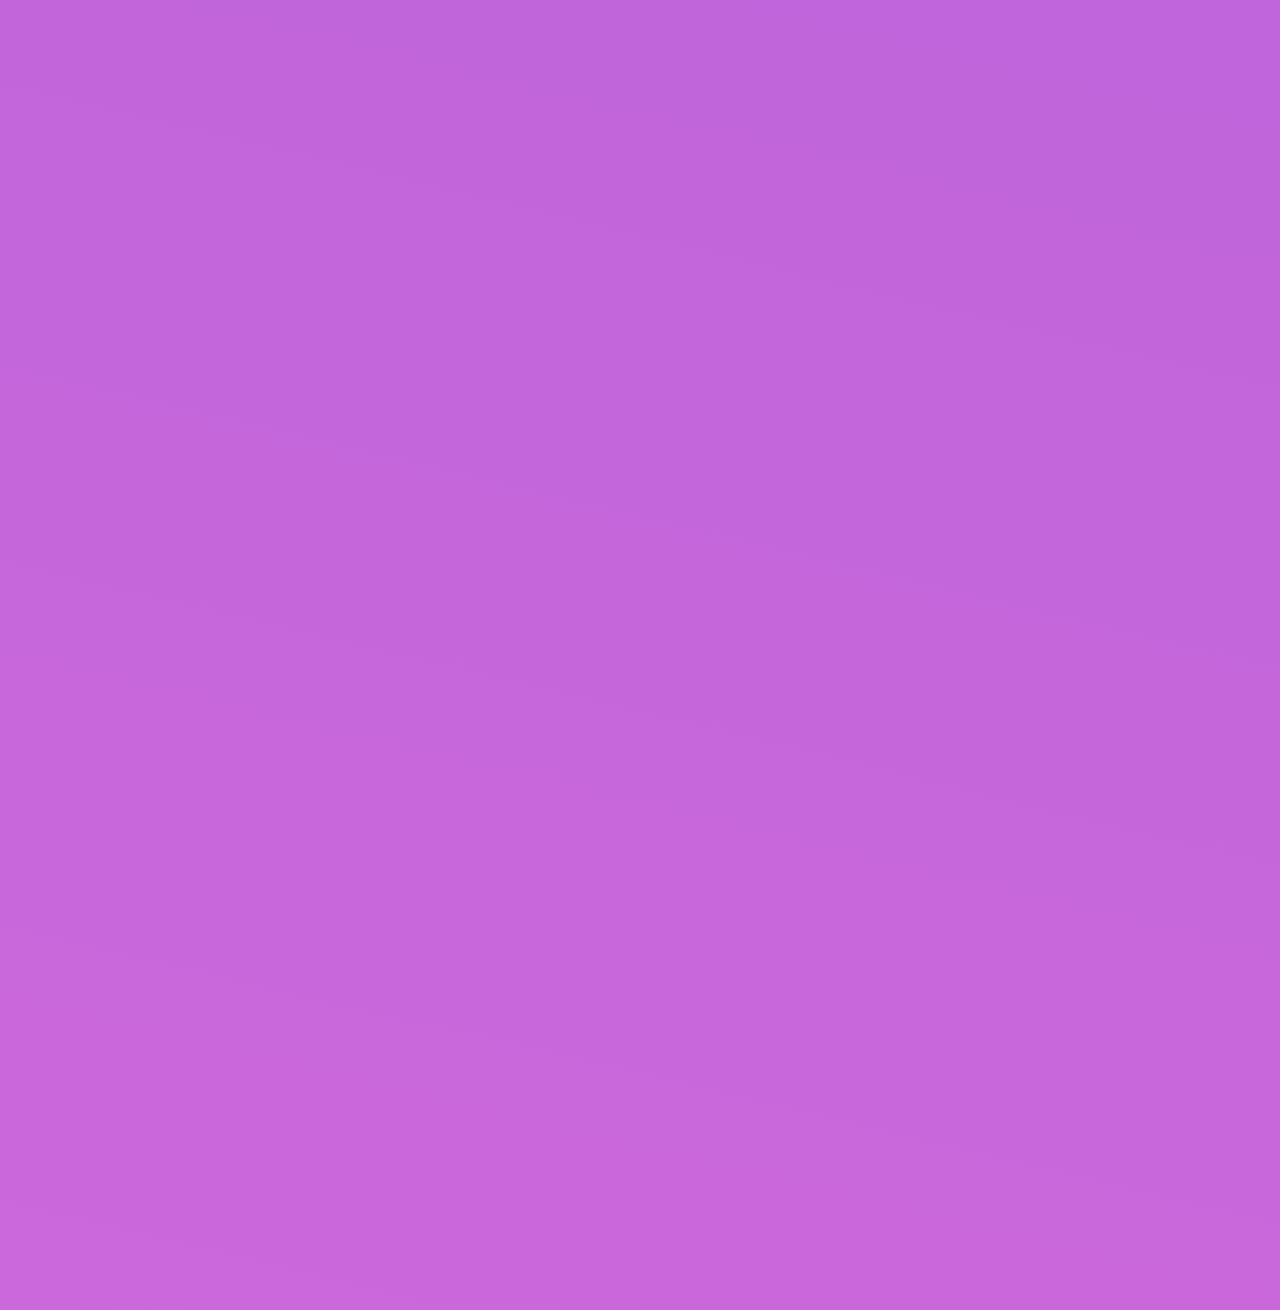
<file: index.html>
<!DOCTYPE html>
<html lang="en">
<head>
    <meta charset="UTF-8">
    <meta name="viewport" content="width=device-width, initial-scale=1.0">
    <title>Restaurant</title>
    <link href='https://fonts.googleapis.com/css?family=Shrikhand' rel='stylesheet'>
    <link rel="preconnect" href="https://fonts.googleapis.com">
    <link rel="preconnect" href="https://fonts.gstatic.com" crossorigin>
    <link href="https://fonts.googleapis.com/css2?family=Raleway:wght@400;500;700&display=swap" rel="stylesheet">
    <link rel="stylesheet" href="https://cdnjs.cloudflare.com/ajax/libs/font-awesome/6.2.1/css/all.min.css"
        integrity="sha512-MV7K8+y+gLIBoVD59lQIYicR65iaqukzvf/nwasF0nqhPay5w/9lJmVM2hMDcnK1OnMGCdVK+iQrJ7lzPJQd1w=="
        crossorigin="anonymous" referrerpolicy="no-referrer" />
    <link rel="stylesheet" href="/css/style.css">
</head>
<body>
    
    <div class="loader"></div>
    <div class="main-container">
        <header>
            <nav>
                <div class="head-page">
                    <img src="/images/ohmyfood.png" alt="">
                </div>
            </nav>
            
            <div class="headl">
                
                <p><i class="fa-solid fa-location-dot"></i> &nbsp &nbsp Paris, Belleville</p>
            </div>
            <div class="explorer">
                <div class="inexp">
                    <h3>Réservez le menu qui vous convient</h3>
                    <p>Découvrez des resturants d'exception, sélectionnés par nos soins.</p>
                    <button>Explorer nos restaurants</button>
                </div>
            </div>
        </header>

        <div class="fonctionnement">
            <div class="headertxtdiv">                
                <h2>Fonctionnement</h2>
            </div>
            
            <div class="infonctionnement">
                <div class="as">
                    <div class="circle">
                        <p class="pcircles">1</p>
                    </div>
                    <i class="fa-solid fa-mobile"></i>
                    <p>Choisissez un restaurant</p>
                </div>
                <div class="co">
                    <div class="circle">
                        <p class="pcircles">2</p>
                    </div>
                    <i class="fa-solid fa-list"></i>
                    <p>Composez votre menu</p>
                </div>
                <div class="de">
                    <div class="circle">
                        <p class="pcircles">3</p>
                    </div>
                    <i class="fa-solid fa-store"></i>
                    <p>Dégustez au restaurant</p>
                </div>
            </div>
        </div>

        <div class="restaurants">
            <div class="headertxtdiv">
                <h2>Restaurants</h2>
            
            </div>
            
            <div class="cards">
                
                
                    <article class="card">
                        <div class="nouveau">
                            <p>Nouveau</p>
                        </div>
                        <a href="/menu/la-platte-du-goût.html">
                            <img src="/images/jay-wennington-N_Y88TWmGwA-unsplash.jpg" alt=""></a>
                            <div class="card-content">
                                <div class="card-txt">
                                    <h3>La platte du goût</h3>
                                    <p>Ménilmontant</p>
                                </div>
                                <div class="cardheart">
                                    <input type="checkbox" id="heart1" class="heart-toggle">
                                    <label for="heart1">
                                        <i class="fa-regular fa-heart"></i>
                                        <i class="fa-solid fa-heart solid-heart"></i>
                                    </label>
                                </div>
                            </div>
                        
                    </article>
                

                
                    <article class="card">
                        <div class="nouveau">
                            <p>Nouveau</p>
                        </div>
                        <a href="/menu/la-note-enchantée.html">
                            <img src="/images/stil-u2Lp8tXIcjw-unsplash.jpg " alt=""></a>
                            <div class="card-content">
                                <div class="card-txt">
                                    <h3>La note enchantée</h3>
                                    <p>Charonne</p>
                                </div>
                                <div class="cardheart">
                                    <input type="checkbox" id="heart2" class="heart-toggle">
                                    <label for="heart1">
                                        <i class="fa-regular fa-heart"></i>
                                        <i class="fa-solid fa-heart solid-heart"></i>
                                    </label>
                                </div>
                            </div>
                        
                    </article>
                

                
                    <article class="card">
                        <a href="/menu/à-la-francaise.html">
                            <img src="/images/toa-heftiba-DQKerTsQwi0-unsplash.jpg" alt=""></a>
                            <div class="card-content">
                                <div class="card-txt">
                                    <h3>à la francaise</h3>
                                    <p>Cité Rouge</p>
                                </div>
                                <div class="cardheart">
                                    <input type="checkbox" id="heart3" class="heart-toggle">
                                    <label for="heart1">
                                        <i class="fa-regular fa-heart"></i>
                                        <i class="fa-solid fa-heart solid-heart"></i>
                                    </label>
                                </div>
                            </div>
                        
                    </article>
                

                
                    <article class="card">
                        <a href="/menu/le-délice-des-sens.html">
                            <img src="/images/louis-hansel-shotsoflouis-qNBGVyOCY8Q-unsplash.jpg" alt=""></a>
                            <div class="card-content">
                                <div class="card-txt">
                                    <h3>Le délice des sens</h3>
                                    <p>Foile-Méricourt</p>
                                </div>
                                <div class="cardheart">
                                    <input type="checkbox" id="heart4" class="heart-toggle">
                                    <label for="heart1">
                                        <i class="fa-regular fa-heart"></i>
                                        <i class="fa-solid fa-heart solid-heart"></i>
                                    </label>
                                </div>
                            </div>
                        
                    </article>
                


            </div>
        </div>
    </div>
    <footer class="footer">
        <div class="footer-logo">ohmyfood</div>
        <div class="footer-menu">
            <a href="#"><span class="icon"><i class="fa-solid fa-utensils"></i></span> Proposer un restaurant</a>
            <a href="#"><span class="icon"><i class="fa-solid fa-handshake-simple"></i></span> Devenir partenaire</a>
            <a href="#">Mentions légales</a>
            <a href="mailto:ohmyfood@gmail.com">Contact</a>
        </div>
    </footer>
</body>
</html>
</file>
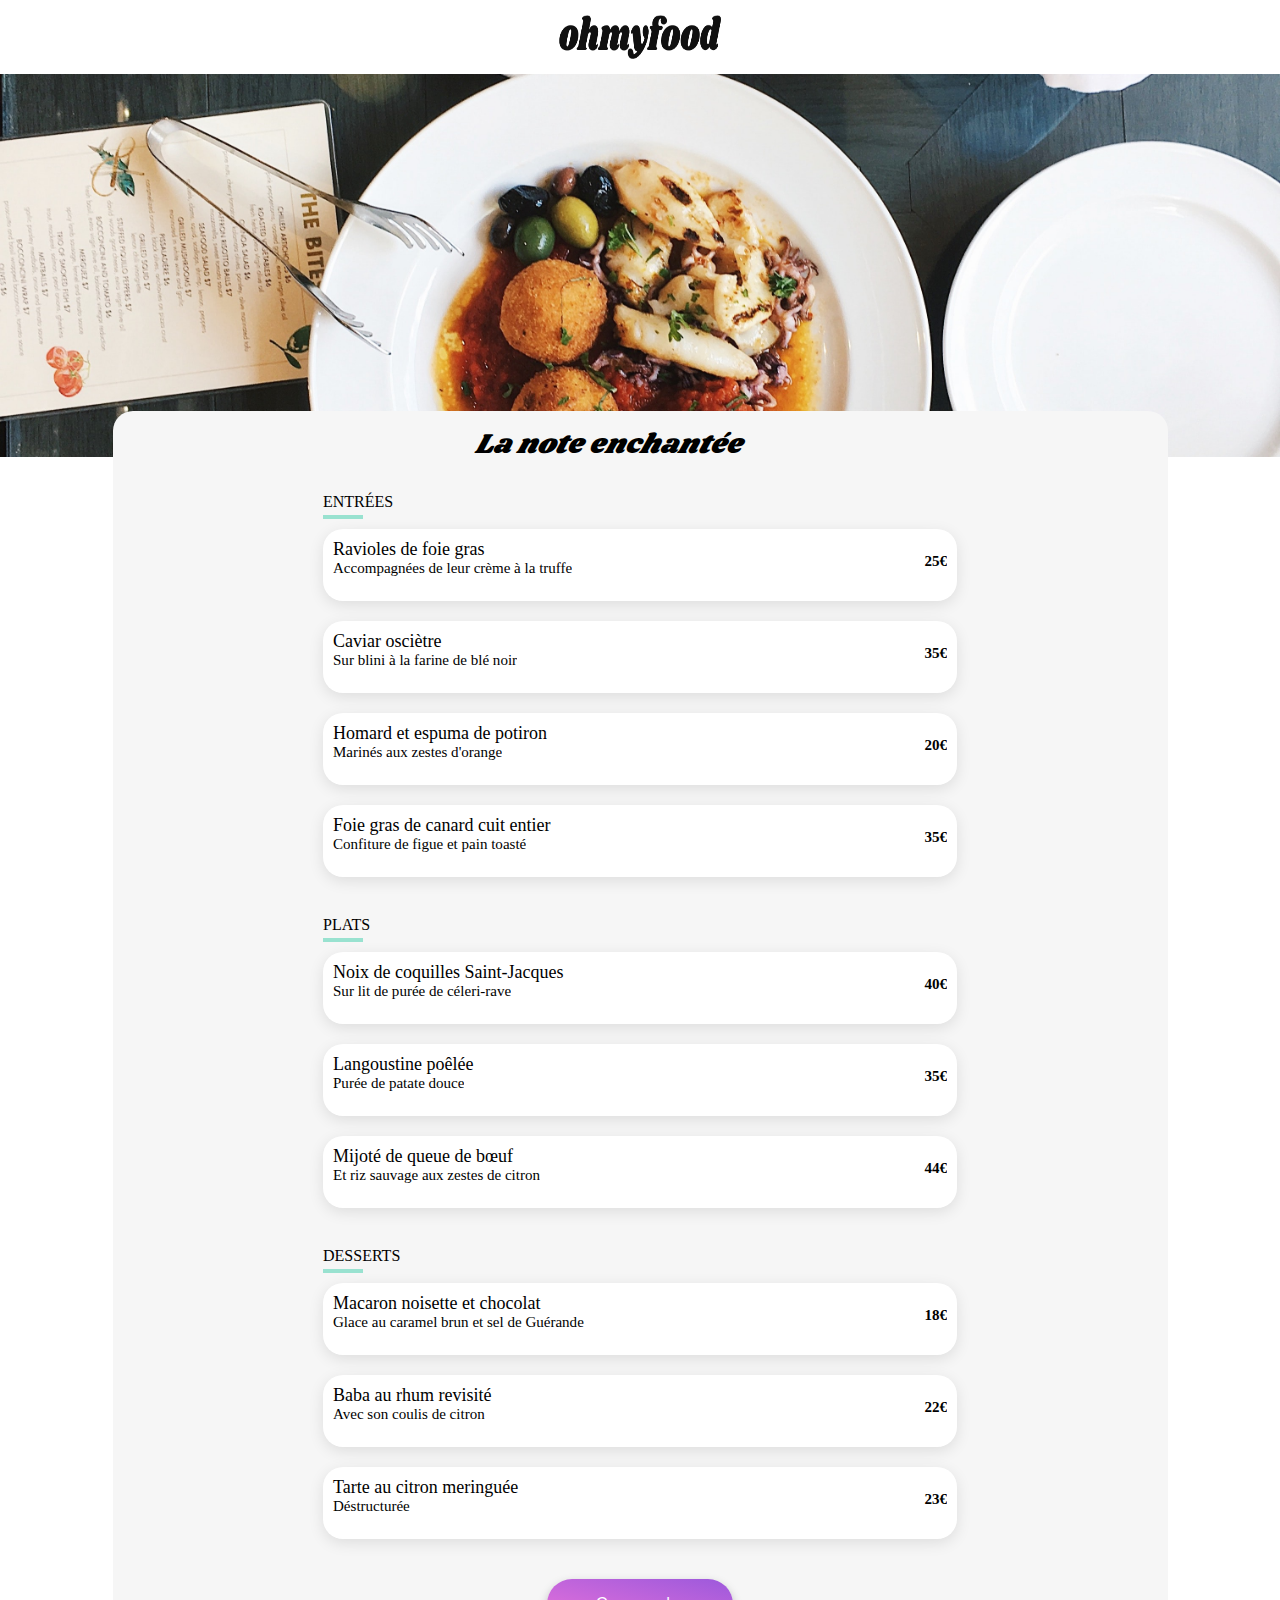
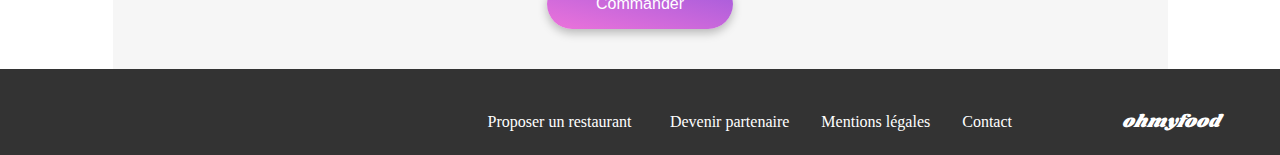
<file: menu/la-note-enchantée.html>
<!DOCTYPE html>
<html lang="en">
<head>
    <meta charset="UTF-8">
    <meta name="viewport" content="width=device-width, initial-scale=1.0">
    <title>Booki</title>
    <link href='https://fonts.googleapis.com/css?family=Shrikhand' rel='stylesheet'>

    <link rel="preconnect" href="https://fonts.googleapis.com">
    <link rel="preconnect" href="https://fonts.gstatic.com" crossorigin>
    <link href="https://fonts.googleapis.com/css2?family=Raleway:wght@400;500;700&display=swap" rel="stylesheet">
    <link rel="stylesheet" href="https://cdnjs.cloudflare.com/ajax/libs/font-awesome/6.2.1/css/all.min.css"
        integrity="sha512-MV7K8+y+gLIBoVD59lQIYicR65iaqukzvf/nwasF0nqhPay5w/9lJmVM2hMDcnK1OnMGCdVK+iQrJ7lzPJQd1w=="
        crossorigin="anonymous" referrerpolicy="no-referrer" />
    <link rel="stylesheet" href="/css/menu.css">
</head>
<body>
    <div class="main-container">
        <header>
            <nav>
                <div class="head-page">
                    <a href="../index.html"><i class="fas fa-arrow-left"></i></a>
                    <img src="/images/ohmyfood.png" alt="">
                </div>
            </nav>
        
            
        </header>

        <div class="menu">
            <div class="menu-headp">
                <img src="/images/stil-u2Lp8tXIcjw-unsplash.jpg" alt="">


                <div class="container">
                    <div class="inmenu">
                        <h3>La note enchantée</h3>
                        <div class="cardheart">
                            <input type="checkbox" id="heart1" class="heart-toggle">
                            <label for="heart1">
                                <i class="fa-regular fa-heart"></i>
                                <i class="fa-solid fa-heart solid-heart"></i>
                            </label>
                        </div>
                    </div>
                    
                    <div class="entrees">
                        <p class="leadm">Entrées</p>
                        <hr>

                        <div class="entreesin">
                            <h3>Ravioles de foie gras </h3>
                            <div class="description"><p>Accompagnées de leur crème à la truffe</p> <p class="prix">25€</p></div>
                            <div class="animation-hover-menu-item">
                                
                                <div class="icon-menu-item">
                                    <i class="fas fa-check"></i>
                                </div>
                            </div>
                        </div>

                        <div class="entreesin">
                            <h3>Caviar osciètre </h3>
                            <div class="description"><p>Sur blini à la farine de blé noir</p> <p class="prix">35€</p></div>
                            <div class="animation-hover-menu-item">
                                
                                <div class="icon-menu-item">
                                    <i class="fas fa-check"></i>
                                </div>
                            </div>
                            
                        </div>
                        <div class="entreesin">
                            <h3>Homard et espuma de potiron</h3>
                            <div class="description"><p>Marinés aux zestes d'orange</p> <p class="prix">20€</p></div>
                            <div class="animation-hover-menu-item">
                                
                                <div class="icon-menu-item">
                                    <i class="fas fa-check"></i>
                                </div>
                            </div>
                        </div>
                        <div class="entreesin">
                            <h3>Foie gras de canard cuit entier</h3>
                            <div class="description"><p>Confiture de figue et pain toasté</p> <p class="prix">35€</p></div>
                            <div class="animation-hover-menu-item">
                                
                                <div class="icon-menu-item">
                                    <i class="fas fa-check"></i>
                                </div>
                            </div>
                        </div>
                    </div>
                    <div class="plats">
                        <p class="leadm">PLATS</p>
                        <hr>
                        <div class="platsin">
                            <h3>Noix de coquilles Saint-Jacques</h3>
                            <div class="description"><p>Sur lit de purée de céleri-rave</p><p class="prix">40€</p></div>
                            <div class="animation-hover-menu-item">
                                
                                <div class="icon-menu-item">
                                    <i class="fas fa-check"></i>
                                </div>
                            </div>
                        </div>
                        <div class="platsin">
                            <h3>Langoustine poêlée</h3>
                            <div class="description"><p>Purée de patate douce</p><p class="prix">35€</p></div>
                            <div class="animation-hover-menu-item">
                                
                                <div class="icon-menu-item">
                                    <i class="fas fa-check"></i>
                                </div>
                            </div>
                        </div>
                        <div class="platsin">
                            <h3>Mijoté de queue de bœuf </h3>
                            <div class="description"><p>Et riz sauvage aux zestes de citron</p><p class="prix">44€</p></div>
                            <div class="animation-hover-menu-item">
                                
                                <div class="icon-menu-item">
                                    <i class="fas fa-check"></i>
                                </div>
                            </div>
                        </div>
                    </div>
                    <div class="desserts">
                        <p class="leadm">DESSERTS</p>
                        <hr>
                        <div class="dessertsin">
                            <h3>Macaron noisette et chocolat</h3> 
                            <div class="description"><p>Glace au caramel brun et sel de Guérande</p><p class="prix">18€</p></div>
                            <div class="animation-hover-menu-item">
                                
                                <div class="icon-menu-item">
                                    <i class="fas fa-check"></i>
                                </div>
                            </div>
                        </div>
                        <div class="dessertsin">
                            <h3>Baba au rhum revisité </h3>
                            <div class="description"><p>Avec son coulis de citron</p><p class="prix">22€</p></div>
                            <div class="animation-hover-menu-item">
                                
                                <div class="icon-menu-item">
                                    <i class="fas fa-check"></i>
                                </div>
                            </div>
                        </div>
                        <div class="dessertsin">
                            <h3>Tarte au citron meringuée </h3>
                            <div class="description"><p>Déstructurée</p><p class="prix">23€</p></div>
                            <div class="animation-hover-menu-item">
                                
                                <div class="icon-menu-item">
                                    <i class="fas fa-check"></i>
                                </div>
                            </div>
                        </div>
                    </div>
                    <button>Commander</button>
                </div>
                
            </div>
        </div>
    </div>
    <footer class="footer">
        <div class="footer-logo">ohmyfood</div>
        <div class="footer-menu">
            <a href="#"><span class="icon"><i class="fa-solid fa-utensils"></i></span> Proposer un restaurant</a>
            <a href="#"><span class="icon"><i class="fa-solid fa-handshake-simple"></i></span> Devenir partenaire</a>
            <a href="#">Mentions légales</a>
            <a href="mailto:ohmyfood@gmail.com">Contact</a>
        </div>
    </footer>
</body>
</html>
</file>
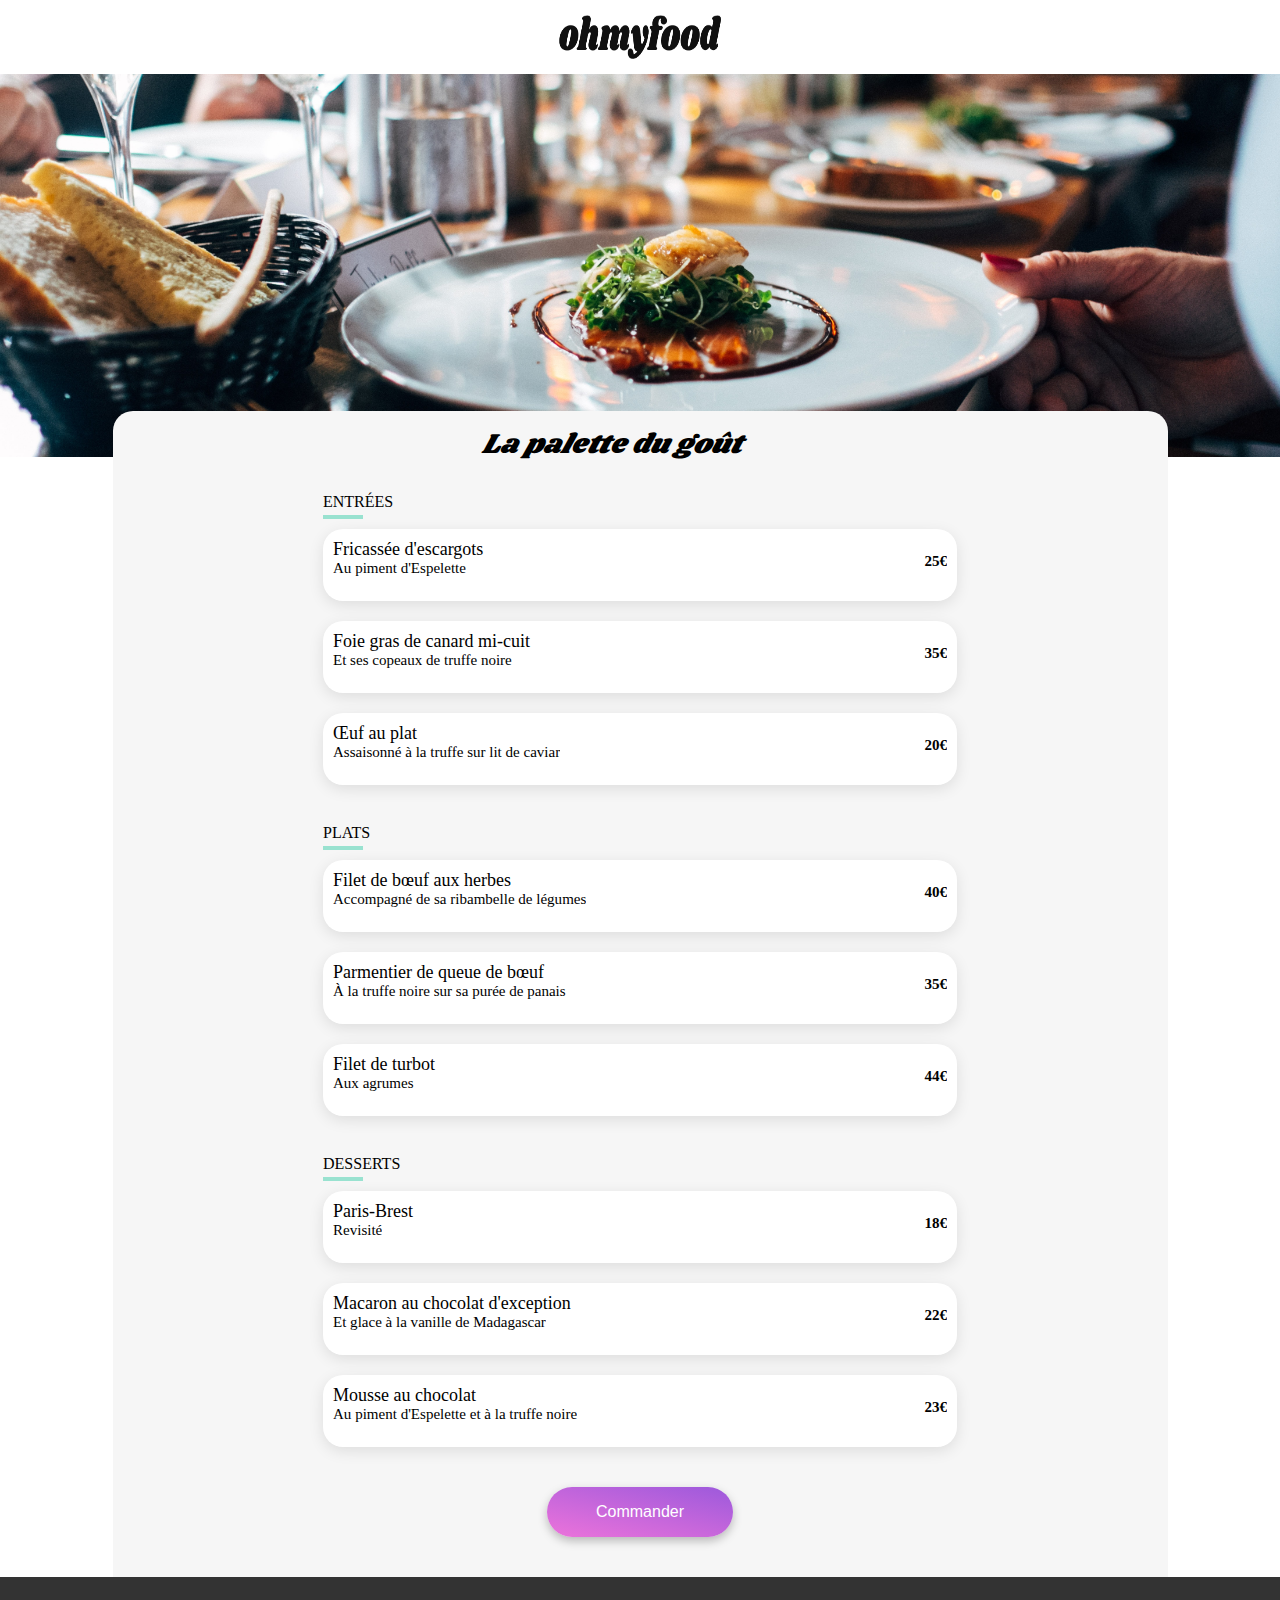
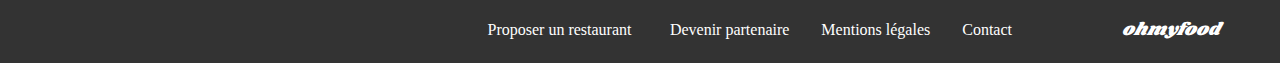
<file: menu/la-platte-du-goût.html>
<!DOCTYPE html>
<html lang="en">
<head>
    <meta charset="UTF-8">
    <meta name="viewport" content="width=device-width, initial-scale=1.0">
    <title>Booki</title>
    <link href='https://fonts.googleapis.com/css?family=Shrikhand' rel='stylesheet'>

    <link rel="preconnect" href="https://fonts.googleapis.com">
    <link rel="preconnect" href="https://fonts.gstatic.com" crossorigin>
    <link href="https://fonts.googleapis.com/css2?family=Raleway:wght@400;500;700&display=swap" rel="stylesheet">
    <link rel="stylesheet" href="https://cdnjs.cloudflare.com/ajax/libs/font-awesome/6.2.1/css/all.min.css"
        integrity="sha512-MV7K8+y+gLIBoVD59lQIYicR65iaqukzvf/nwasF0nqhPay5w/9lJmVM2hMDcnK1OnMGCdVK+iQrJ7lzPJQd1w=="
        crossorigin="anonymous" referrerpolicy="no-referrer" />
    <link rel="stylesheet" href="/css/menu.css">
</head>
<body>
    
    <div class="main-container">
        <header>
            <nav>
                <div class="head-page">
                    <a href="../index.html"><i class="fas fa-arrow-left"></i></a>
                    <img src="/images/ohmyfood.png" alt="">
                </div>
            </nav>
            
            
        </header>

        <div class="menu">
            <div class="menu-headp">
                <img src="/images/jay-wennington-N_Y88TWmGwA-unsplash.jpg" alt="">
                <div class="container">

                    
                    <div class="inmenu">
                        <h3>La palette du goût</h3>
                        <div class="cardheart">
                            <input type="checkbox" id="heart1" class="heart-toggle">
                            <label for="heart1">
                                <i class="fa-regular fa-heart"></i>
                                <i class="fa-solid fa-heart solid-heart"></i>
                            </label>
                        </div>
                        
                    </div>
                    
                    <div class="entrees">
                        <p class="leadm">Entrées</p>
                        <hr>
                        <div class="entreesin">
                            <div>
                                <h3>Fricassée d'escargots</h3>
                            </div>
                            <div class="description">
                                <p>Au piment d'Espelette</p> <p class="prix">25€</p>
                            </div>
                            <div class="animation-hover-menu-item">
                                
                                <div class="icon-menu-item">
                                    <i class="fas fa-check"></i>
                                </div>
                            </div>
                            
                        </div>
                        <div class="entreesin">
                            <h3>Foie gras de canard mi-cuit</h3>
                            <div class="description"><p>Et ses copeaux de truffe noire</p> <p class="prix">35€</p></div>
                            <div class="animation-hover-menu-item">
                                
                                <div class="icon-menu-item">
                                    <i class="fas fa-check"></i>
                                </div>
                            </div>
                        </div>
                        <div class="entreesin">
                            <h3>Œuf au plat</h3>
                            <div class="description"><p>Assaisonné à la truffe sur lit de caviar</p> <p class="prix">20€</p></div>
                            <div class="animation-hover-menu-item">
                                
                                <div class="icon-menu-item">
                                    <i class="fas fa-check"></i>
                                </div>
                            </div>
                        </div>
                    </div>
                    <div class="plats">
                        <p class="leadm">PLATS</p>
                        <hr>
                        <div class="platsin">
                            <h3>Filet de bœuf aux herbes</h3>
                            <div class="description"><p>Accompagné de sa ribambelle de légumes</p><p class="prix">40€</p></div>
                            <div class="animation-hover-menu-item">
                                
                                <div class="icon-menu-item">
                                    <i class="fas fa-check"></i>
                                </div>
                            </div>
                        </div>
                        <div class="platsin">
                            <h3>Parmentier de queue de bœuf</h3>
                            <div class="description"><p>À la truffe noire sur sa purée de panais</p><p class="prix">35€</p></div>
                            <div class="animation-hover-menu-item">
                                
                                <div class="icon-menu-item">
                                    <i class="fas fa-check"></i>
                                </div>
                            </div>
                        </div>
                        <div class="platsin">
                            <h3>Filet de turbot</h3>
                            <div class="description"><p>Aux agrumes</p><p class="prix">44€</p></div>
                            <div class="animation-hover-menu-item">
                                
                                <div class="icon-menu-item">
                                    <i class="fas fa-check"></i>
                                </div>
                            </div>
                        </div>
                    </div>
                    <div class="desserts">
                        <p class="leadm">DESSERTS</p>
                        <hr>
                        <div class="dessertsin">
                            <h3>Paris-Brest</h3>
                            <div class="description"><p>Revisité</p><p class="prix">18€</p></div>
                            <div class="animation-hover-menu-item">
                                
                                <div class="icon-menu-item">
                                    <i class="fas fa-check"></i>
                                </div>
                            </div>
                        </div>
                        <div class="dessertsin">
                            <h3>Macaron au chocolat d'exception </h3>
                            <div class="description"><p>Et glace à la vanille de Madagascar</p><p class="prix">22€</p></div>
                            <div class="animation-hover-menu-item">
                                
                                <div class="icon-menu-item">
                                    <i class="fas fa-check"></i>
                                </div>
                            </div>
                        </div>
                        <div class="dessertsin">
                            <h3>Mousse au chocolat </h3>
                            <div class="description"><p>Au piment d'Espelette et à la truffe noire</p><p class="prix">23€</p></div>
                            <div class="animation-hover-menu-item">
                                
                                <div class="icon-menu-item">
                                    <i class="fas fa-check"></i>
                                </div>
                            </div>
                        </div>
                    </div>
                    <button>Commander</button>
                </div>
                
            </div>
        </div>
    </div>

    <footer class="footer">
        <div class="footer-logo">ohmyfood</div>
        <div class="footer-menu">
            <a href="#"><span class="icon"><i class="fa-solid fa-utensils"></i></span> Proposer un restaurant</a>
            <a href="#"><span class="icon"><i class="fa-solid fa-handshake-simple"></i></span> Devenir partenaire</a>
            <a href="#">Mentions légales</a>
            <a href="mailto:ohmyfood@gmail.com">Contact</a>
        </div>
    </footer>
</body>
</html>
</file>
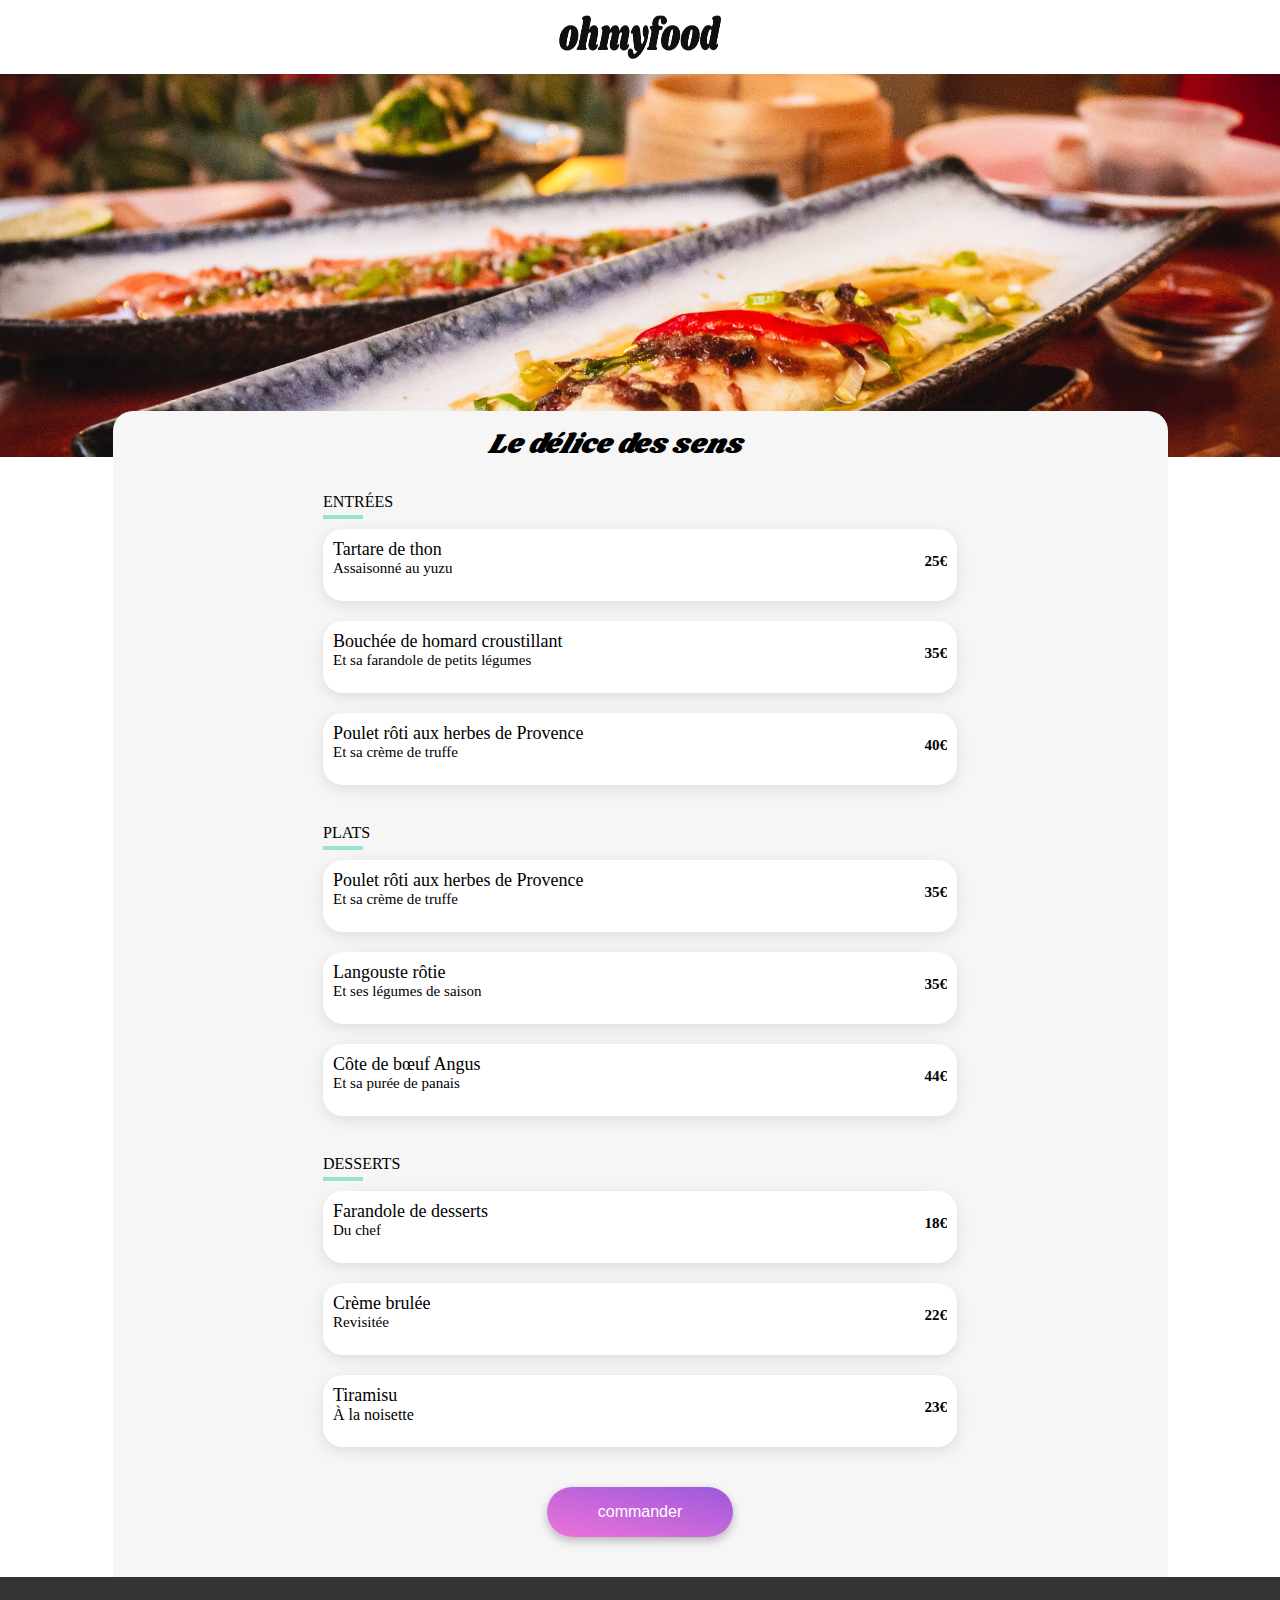
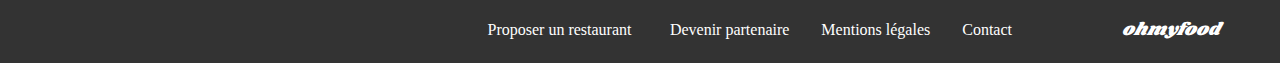
<file: menu/le-délice-des-sens.html>
<!DOCTYPE html>
<html lang="en">
<head>
    <meta charset="UTF-8">
    <meta name="viewport" content="width=device-width, initial-scale=1.0">
    <title>Booki</title>
    <link href='https://fonts.googleapis.com/css?family=Shrikhand' rel='stylesheet'>

    <link rel="preconnect" href="https://fonts.googleapis.com">
    <link rel="preconnect" href="https://fonts.gstatic.com" crossorigin>
    <link href="https://fonts.googleapis.com/css2?family=Raleway:wght@400;500;700&display=swap" rel="stylesheet">
    <link rel="stylesheet" href="https://cdnjs.cloudflare.com/ajax/libs/font-awesome/6.2.1/css/all.min.css"
        integrity="sha512-MV7K8+y+gLIBoVD59lQIYicR65iaqukzvf/nwasF0nqhPay5w/9lJmVM2hMDcnK1OnMGCdVK+iQrJ7lzPJQd1w=="
        crossorigin="anonymous" referrerpolicy="no-referrer" />
    <link rel="stylesheet" href="/css/menu.css">
</head>
<body>
    <div class="main-container">
        <header>
            <nav>
                <div class="head-page">
                    <a href="../index.html"><i class="fas fa-arrow-left"></i></a>
                    <img src="/images/ohmyfood.png" alt="">
                </div>
            </nav>
            
        </header>

        <div class="menu">
            <div class="menu-headp">
                <img src="/images/louis-hansel-shotsoflouis-qNBGVyOCY8Q-unsplash.jpg" alt="">
                <div class="container">
                    <div class="inmenu">
                        <h3>Le délice des sens</h3>
                        <div class="cardheart">
                            <input type="checkbox" id="heart1" class="heart-toggle">
                            <label for="heart1">
                                <i class="fa-regular fa-heart"></i>
                                <i class="fa-solid fa-heart solid-heart"></i>
                            </label>
                        </div>
                    </div>
                    
                    <div class="entrees">
                        <p class="leadm">Entrées</p>
                        <hr>
                        <div class="entreesin">
                            <h3>Tartare de thon</h3>                            
                            <div class="description"><p>Assaisonné au yuzu</p> <p class="prix">25€</p></div>
                            <div class="animation-hover-menu-item">
                                
                                <div class="icon-menu-item">
                                    <i class="fas fa-check"></i>
                                </div>
                            </div>
                        </div>
                        <div class="entreesin">
                            <h3>Bouchée de homard croustillant</h3>                            
                            <div class="description"><p>Et sa farandole de petits légumes</p> <p class="prix">35€</p></div>
                            <div class="animation-hover-menu-item">
                                
                                <div class="icon-menu-item">
                                    <i class="fas fa-check"></i>
                                </div>
                            </div>
                        </div>
                        <div class="entreesin">
                            <h3>Poulet rôti aux herbes de Provence </h3>                            
                            <div class="description"><p>Et sa crème de truffe</p> <p class="prix">40€</p></div>
                            <div class="animation-hover-menu-item">
                                
                                <div class="icon-menu-item">
                                    <i class="fas fa-check"></i>
                                </div>
                            </div>
                        </div>
                    </div>
                    <div class="plats">
                        <p class="leadm">PLATS</p>
                        <hr>
                        <div class="platsin">
                            <h3>Poulet rôti aux herbes de Provence </h3>                            
                            <div class="description"><p>Et sa crème de truffe</p><p class="prix">35€</p></div>
                            <div class="animation-hover-menu-item">
                                
                                <div class="icon-menu-item">
                                    <i class="fas fa-check"></i>
                                </div>
                            </div>
                        </div>
                        <div class="platsin">
                            <h3>Langouste rôtie </h3>                            
                            <div class="description"><p>Et ses légumes de saison</p><p class="prix">35€</p></div>
                            <div class="animation-hover-menu-item">
                                
                                <div class="icon-menu-item">
                                    <i class="fas fa-check"></i>
                                </div>
                            </div>
                        </div>
                        <div class="platsin">
                            <h3>Côte de bœuf Angus </h3>                            
                            <div class="description"><p>Et sa purée de panais</p><p class="prix">44€</p></div>
                            <div class="animation-hover-menu-item">
                                
                                <div class="icon-menu-item">
                                    <i class="fas fa-check"></i>
                                </div>
                            </div>
                        </div>
                    </div>
                    <div class="desserts">
                        <p class="leadm">DESSERTS</p>
                        <hr>
                        <div class="dessertsin">
                            <h3>Farandole de desserts</h3>
                            <div class="description"><p>Du chef</p><p class="prix">18€</p></div>
                            <div class="animation-hover-menu-item">
                                
                                <div class="icon-menu-item">
                                    <i class="fas fa-check"></i>
                                </div>
                            </div>
                        </div>
                        <div class="dessertsin">
                            <h3>Crème brulée </h3>
                            <div class="description"><p>Revisitée</p><p class="prix">22€</p></div>
                            <div class="animation-hover-menu-item">
                                
                                <div class="icon-menu-item">
                                    <i class="fas fa-check"></i>
                                </div>
                            </div>
                        </div>
                        <div class="dessertsin">
                            <h3>Tiramisu </h3>
                            <div class="description"><span>À la noisette</span><p class="prix">23€</p></div>
                            <div class="animation-hover-menu-item">
                                
                                <div class="icon-menu-item">
                                    <i class="fas fa-check"></i>
                                </div>
                            </div>
                        </div>
                    </div>
                    <button>commander</button>
                </div>
            </div>
            
        </div>
    </div>
    <footer class="footer">
        <div class="footer-logo">ohmyfood</div>
        <div class="footer-menu">
            <a href="#"><span class="icon"><i class="fa-solid fa-utensils"></i></span> Proposer un restaurant</a>
            <a href="#"><span class="icon"><i class="fa-solid fa-handshake-simple"></i></span> Devenir partenaire</a>
            <a href="#">Mentions légales</a>
            <a href="mailto:ohmyfood@gmail.com">Contact</a>
        </div>
    </footer>
</body>
</html>
</file>
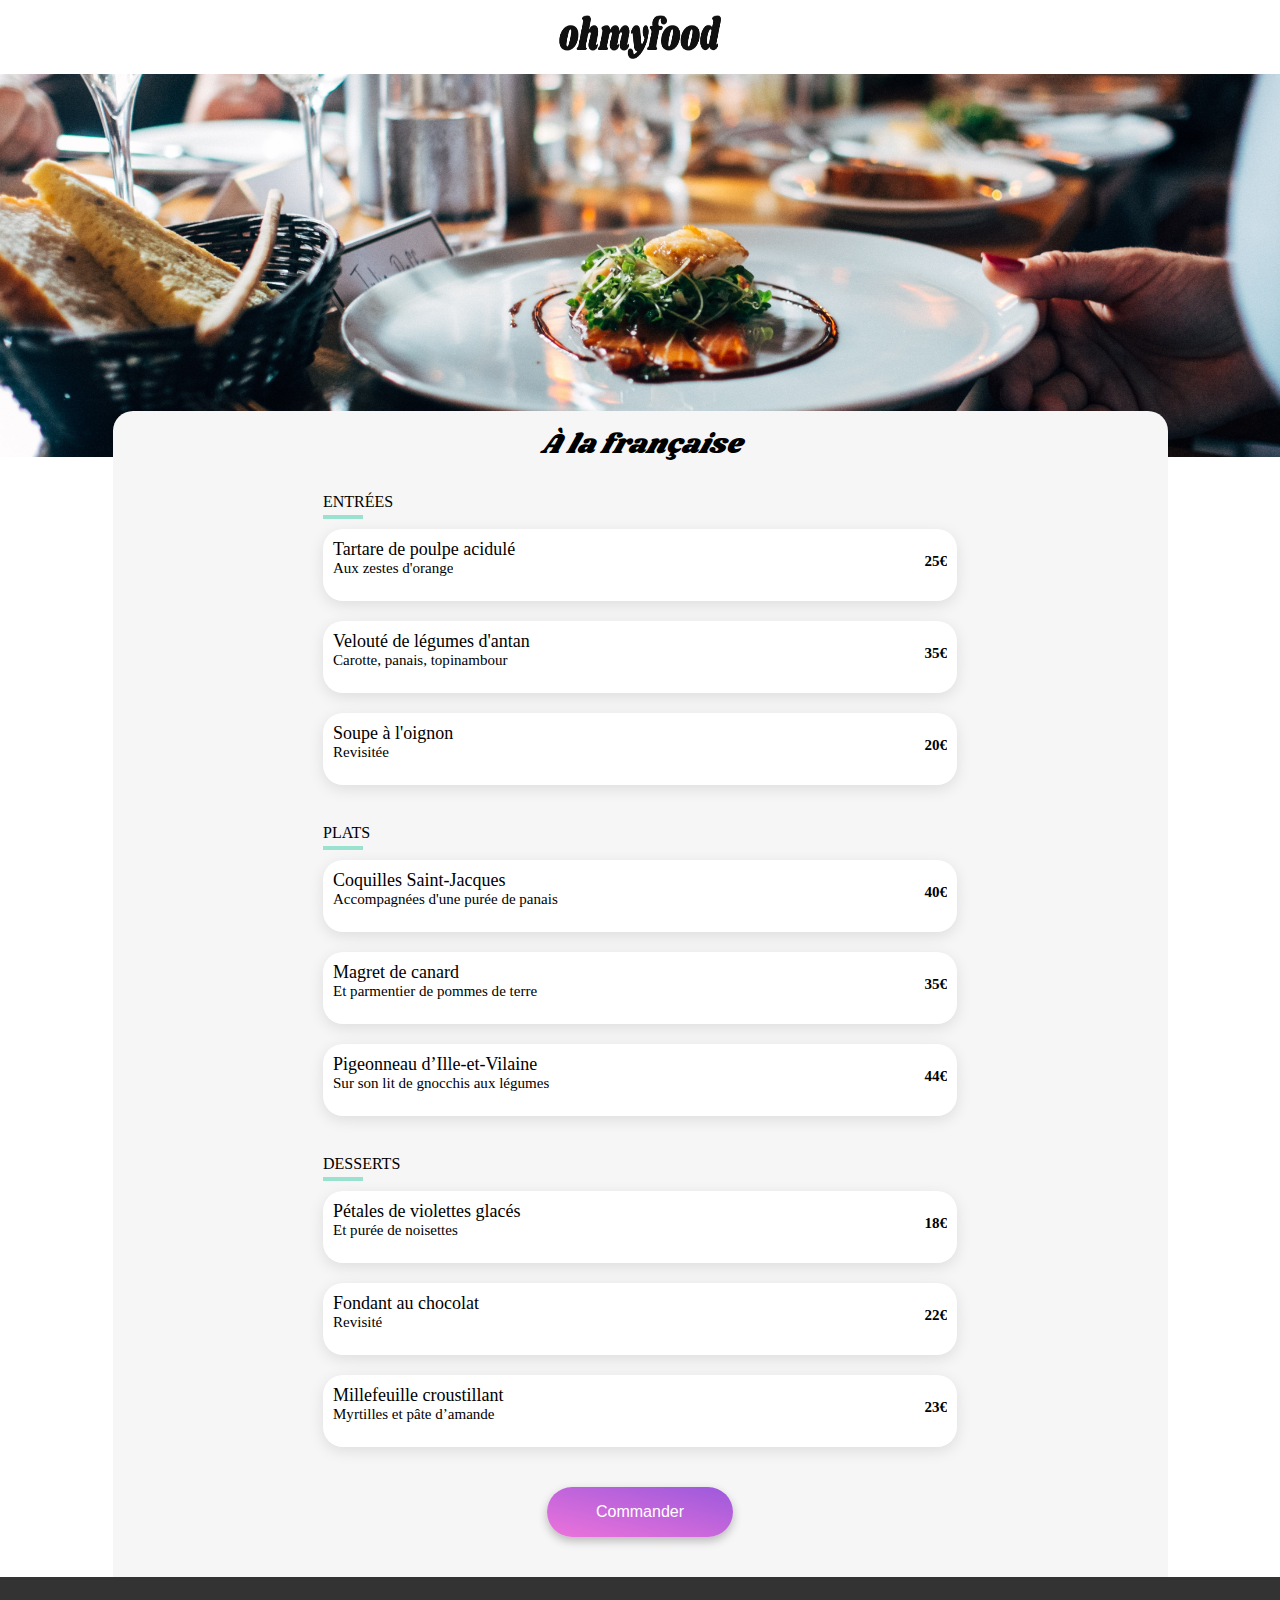
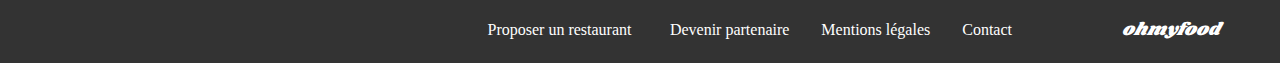
<file: menu/à-la-francaise.html>
<!DOCTYPE html>
<html lang="en">
<head>
    <meta charset="UTF-8">
    <meta name="viewport" content="width=device-width, initial-scale=1.0">
    <title>Booki</title>
    <link href='https://fonts.googleapis.com/css?family=Shrikhand' rel='stylesheet'>

    <link rel="preconnect" href="https://fonts.googleapis.com">
    <link rel="preconnect" href="https://fonts.gstatic.com" crossorigin>
    <link href="https://fonts.googleapis.com/css2?family=Raleway:wght@400;500;700&display=swap" rel="stylesheet">
    <link rel="stylesheet" href="https://cdnjs.cloudflare.com/ajax/libs/font-awesome/6.2.1/css/all.min.css"
        integrity="sha512-MV7K8+y+gLIBoVD59lQIYicR65iaqukzvf/nwasF0nqhPay5w/9lJmVM2hMDcnK1OnMGCdVK+iQrJ7lzPJQd1w=="
        crossorigin="anonymous" referrerpolicy="no-referrer" />
    <link rel="stylesheet" href="/css/menu.css">
</head>
<body>
    <div class="main-container">
        <header>
            <nav>
                <div class="head-page">
                    <a href="../index.html"><i class="fas fa-arrow-left"></i></a>
                    <img src="/images/ohmyfood.png" alt="">
                </div>
            </nav>
        </header>

        <div class="menu">
            <div class="menu-headp">
                <img src="/images/jay-wennington-N_Y88TWmGwA-unsplash.jpg" alt="">
                <div class="container">
                    <div class="inmenu">
                        <h3>À la française</h3>
                        <div class="cardheart">
                            <input type="checkbox" id="heart1" class="heart-toggle">
                            <label for="heart1">
                                <i class="fa-regular fa-heart"></i>
                                <i class="fa-solid fa-heart solid-heart"></i>
                            </label>
                        </div>
                    </div>
                    
                    <div class="entrees">
                        <p class="leadm">Entrées</p>
                        <hr>
                        <div class="entreesin">
                            <h3>Tartare de poulpe acidulé</h3>
                            <div class="description"><p>Aux zestes d'orange</p> <p class="prix">25€</p></div>
                            <div class="animation-hover-menu-item">
                                
                                <div class="icon-menu-item">
                                    <i class="fas fa-check"></i>
                                </div>
                            </div>
                        </div>
                        <div class="entreesin">
                            <h3>Velouté de légumes d'antan</h3>
                            <div class="description"><p>Carotte, panais, topinambour</p> <p class="prix">35€</p></div>
                            <div class="animation-hover-menu-item">
                                
                                <div class="icon-menu-item">
                                    <i class="fas fa-check"></i>
                                </div>
                            </div>
                        </div>
                        <div class="entreesin">
                            <h3>Soupe à l'oignon</h3>
                            <div class="description"><p>Revisitée</p> <p class="prix">20€</p></div>
                            <div class="animation-hover-menu-item">
                                
                                <div class="icon-menu-item">
                                    <i class="fas fa-check"></i>
                                </div>
                            </div>
                        </div>
                    </div>
                    <div class="plats">
                        <p class="leadm">PLATS</p>
                        <hr>
                        <div class="platsin">
                            <h3>Coquilles Saint-Jacques</h3>
                            <div class="description"><p>Accompagnées d'une purée de panais</p><p class="prix">40€</p></div>
                            <div class="animation-hover-menu-item">
                                
                                <div class="icon-menu-item">
                                    <i class="fas fa-check"></i>
                                </div>
                            </div>
                        </div>
                        <div class="platsin">
                            <h3>Magret de canard</h3>
                            <div class="description"><p>Et parmentier de pommes de terre</p><p class="prix">35€</p></div>
                            <div class="animation-hover-menu-item">
                                
                                <div class="icon-menu-item">
                                    <i class="fas fa-check"></i>
                                </div>
                            </div>
                        </div>
                        <div class="platsin">
                            <h3>Pigeonneau d’Ille-et-Vilaine</h3>
                            <div class="description"><p>Sur son lit de gnocchis aux légumes</p><p class="prix">44€</p></div>
                            <div class="animation-hover-menu-item">
                                
                                <div class="icon-menu-item">
                                    <i class="fas fa-check"></i>
                                </div>
                            </div>
                        </div>
                    </div>
                    <div class="desserts">
                        <p class="leadm">DESSERTS</p>
                        <hr>
                        <div class="dessertsin">
                            <h3>Pétales de violettes glacés</h3>
                            <div class="description"><p>Et purée de noisettes</p><p class="prix">18€</p></div>
                            <div class="animation-hover-menu-item">
                                
                                <div class="icon-menu-item">
                                    <i class="fas fa-check"></i>
                                </div>
                            </div>
                        </div>
                        <div class="dessertsin">
                            <h3>Fondant au chocolat</h3>
                            <div class="description"><p>Revisité</p><p class="prix">22€</p></div>
                            <div class="animation-hover-menu-item">
                                
                                <div class="icon-menu-item">
                                    <i class="fas fa-check"></i>
                                </div>
                            </div>
                        </div>
                        <div class="dessertsin">
                            <h3>Millefeuille croustillant </h3>
                            <div class="description"><p>Myrtilles et pâte d’amande</p><p class="prix">23€</p></div>
                            <div class="animation-hover-menu-item">
                                
                                <div class="icon-menu-item">
                                    <i class="fas fa-check"></i>
                                </div>
                            </div>
                        </div>
                    </div>
                    <button>Commander</button>
                </div>
            </div>
            
        </div>
    </div>
    <footer class="footer">
        <div class="footer-logo">ohmyfood</div>
        <div class="footer-menu">
            <a href="#"><span class="icon"><i class="fa-solid fa-utensils"></i></span> Proposer un restaurant</a>
            <a href="#"><span class="icon"><i class="fa-solid fa-handshake-simple"></i></span> Devenir partenaire</a>
            <a href="#">Mentions légales</a>
            <a href="mailto:ohmyfood@gmail.com">Contact</a>
        </div>
    </footer>
</body>
</html>
</file>
<file: css/style.css>
*{
    
    margin: 0;
    padding: 0;
    box-sizing: border-box;
}



.loader {
    position: fixed;
    top: 50%;
    left: 50%;
    transform: translate(-50%, -50%) scale(10);
    width: 100vh;
    height: 100vh;
    background: linear-gradient(193.33deg, #9356DC -11.44%, #FF79DA 123.93%);
    border-radius: 50%;
    animation: loader 3s ease-out forwards;
    z-index: 99;
}
@keyframes loader {
    0% {
        transform: translate(-50%, -50%) scale(10); 
        opacity: 1;
    }
    50% {
        transform: translate(-50%, -50%) scale(1);
        opacity: 1;
    }
    100% {
        transform: translate(-50%, -50%) scale(0); 
        opacity: 0;
    }
} 



li{
    list-style-type: none;
}

body,p,a,li{
    margin: 0;
    padding: 0;
    text-decoration: none;
}


button{
    font-family: Roboto;
    font-weight: 500;
    font-size: 16px;
    line-height: 100%;
    text-align: center;
    vertical-align: middle;
    width: 218px;
    height: 50px;
    border-radius: 25px;
    background: linear-gradient(193.33deg, #9356DC -11.44%, #FF79DA 123.93%);
    color: white;
    border: none;
    box-shadow: 0px 4px 10px 0px rgba(0, 0, 0, 0.25);
    margin-bottom: 35px;
}

button:hover{
    background: linear-gradient(200.64deg, #d4b0ff -5.2%, #ff51ce 110.74%),
linear-gradient(0deg, rgba(255, 255, 255, 0.15), rgba(255, 255, 255, 0.15));
    cursor: pointer;
}



.head-page{
    width: 100%;
    text-align: center;
    padding: 15px;
}

.head-page img{
    width: 162px;
    height: 44px;
    
}

.headl{
    width: 100%;
    height: 50px;
    background-color: #EAEAEA;
    text-align: center;
}

.headl p{
    padding: 15px;
    color: rgba(53, 53, 53, 1);
}

.explorer{
    min-height: 160px;
    width: 100%;
    align-items: center;
    justify-content: center;
    background-color: #f3f3f3;
    text-align: center;
    padding: 20px;
}


.inexp h3{
    font-family: Roboto;
    font-weight: 700;
    font-size: 24px;
    line-height: 100%;

}
.explorer .inexp p{
    padding: 30px;
    font-family: Roboto;
    font-weight: 300;
    font-size: 18px;
    line-height: 100%;
    letter-spacing: 0%;
    text-align: center;
    vertical-align: middle;

}


.fonctionnement{
    padding: 20px;
    width: 100%;
    
}
.headertxtdiv{
    width: 60%;
    padding: 15px;
}

@media screen and (min-width: 1401px) {
    .headertxtdiv{
        margin: 0 auto;
    }
}


.infonctionnement{
    display: flex;
    flex-wrap: wrap;
    max-width: 1053px;
    padding: 20px;
    gap: 22px;
    margin: 0 auto;
}
.infonctionnement div{
    display: flex;
    width: 322.49px;
    height: 72.38px;
    background-color: #F6F6F6;
    align-items: center;
    border-radius: 20px;
    gap: 20px;
    box-shadow: 0px 4px 15px 0px rgba(0, 0, 0, 0.15);

}

.infonctionnement div p{
    font-family: Roboto;
    font-weight: 500;
    font-size: 16px;
    line-height: 100%;
    letter-spacing: 0%;
    
}

.infonctionnement div .fa-mobile, .fa-list{
    color: grey;
}

.fa-store{
    color: rgba(147, 86, 220, 1);
}



.infonctionnement div .circle{
    width: 24px;
    height: 24px;
    background-color:rgba(147, 86, 220, 1) ;
    border-radius: 50%;
    display: flex;
    align-items: center;
    color: white;
    position: relative;
    right: 10px;
}
.infonctionnement div .pcircles{
    width: 24px;
    height: 24px;
    background-color:#9356DC ;
    align-items: center;
    border-radius: 50%;
    display: flex;
    align-items: center;
    justify-content: center;
    }

.restaurants{
    padding-bottom: 40px;
    width: 100%;
    background-color: #F6F6F6 ;
    padding: 10px;
    height: auto;
    
}

h2 {
    font-family: Roboto;
    font-weight: 700;
    font-size: 24px;
    line-height: 100%;
    letter-spacing: 0%;

}
.cards{
    display: flex;
    flex-wrap: wrap;
    justify-content: space-around;
    column-gap: 100px;
    max-width: 1080px;
    margin: 0 auto;
    padding-bottom: 50px;
}

.card:nth-child(4) { 
    margin-bottom: 30px;
}

.card{
    margin-top: 20px;
    height: 251px;
    width: 490px;
    background-color: white;
    border-radius: 20px;
    filter: drop-shadow(0px 3px 15px rgba(0, 0, 0, 0.1));
    overflow: hidden;
    
}

.card .nouveau{
    align-content: flex-end;
    background-color: rgba(153, 226, 208, 1);
    color: rgba(0, 135, 102, 1);
    font-weight: 700;
    position: absolute;
    top: 15px;
    right: 15px;
    padding: 10px 7px 10px 7px;
}

.nouveau p{
    font-family: Roboto;
    font-weight: 500;
    font-size: 14px;
    line-height: 100%;
    text-align: center;
}

.card img{
    height: 73%;
    object-fit: cover;
    width: 100%;
}

a {
    color: inherit;
    text-decoration: none;
}

.card .card-content{
    height: 27%;
    padding: 5px 20px;
    display: flex;
    width: 100%;
    
}
.card-txt{
    width: 70%;
    margin: auto;
}

.card-txt h3{
    font-family: Roboto;
    font-weight: 700;
    font-size: 18px;
    line-height: 100%;
    letter-spacing: 0%;

}

.card-txt P{
    font-family: Roboto;
    font-size: 17px;
    font-weight: 300;
}
.cardheart {
    display: flex;
    justify-content: end;
    position: relative;
    width: 30%;
    padding-top: 10px;
    padding-right: 20px;
}

label {
    display: inline-block;
    position: relative;
    font-size: 20px;
    cursor: pointer;
}
.heart-toggle {
    display: none;
}

.fa-regular {
    position: absolute;
    color: black;
}

.solid-heart {
    position: absolute;
    background: linear-gradient(193.33deg, #9356DC -11.44%, #FF79DA 123.93%);
            -webkit-background-clip: text;
            -webkit-text-fill-color: transparent;
    clip-path: inset( 0 0 100% 0); 
    transition: clip-path 0.8s ease-in-out;
}

label:hover .solid-heart {
    clip-path: inset(0 0 0 0);
}



.footer {
    position: relative;
    margin-top: -50px;
    background-color: #333;
    color: white;
    padding: 40px 20px 20px 20px;
    display: flex;
    flex-direction: column;
        }
    .footer-logo{
        padding-bottom: 10px;
        font-family: Shrikhand;
        font-size: 18px;
        font-style: italic;
        font-weight: 400;
        line-height: 26.24px;
        } 
    .footer-menu {
        display: block;
        }
        .footer-menu a {
            display: block;
            margin: 0.5rem 0;
            color: white;
            text-decoration: none;
            font-family: Roboto;
            font-weight: 500;
            font-size: 16px;
            line-height: 100%;
            letter-spacing: 0%;
            }

            .icon {
                margin-right: 0.4rem;
            }



      

        @media screen and (min-width: 1024px) {

            .inexp h3{
                
                font-family: Roboto;
                font-weight: 700;
                font-size: 40px;
                line-height: 100%;
                letter-spacing: 0%;
                text-align: center;
                
                
                
            }


            .footer {
                flex-direction: row-reverse; 
                justify-content: flex-start;
                align-items: center;
                gap: 2rem;
                width: 100%;
            }
            .footer-logo{
                padding:0 40px 0px  30px ;
            }
            .footer-menu {
                display: flex;
                flex-direction: row;
                gap: 2rem;
                padding-right: 20px;
            }
            .footer-menu a {
                display: inline-flex;
                align-items: center;
                margin: 0;
            }
            .footer-menu {
                margin-left: auto;
            }
        }
</file>
<file: css/menu.css>
*{
    
    margin: 0;
    padding: 0;
    box-sizing: border-box;
}



.menu-headp{
    height: 100%;
    
}

.menu-headp img{
    width: 100%;
    object-fit: cover;
    max-height: 383px;
}

.head-page{
    display: flex;
    justify-content: center;
    padding: 15px;
}

.head-page a{
    position: absolute;
        top: 28px;
        left: 20px;
    color: black;
}

.head-page img{
    width: 162px;
    height: 44px;
    z-index: 1;
}

.container{
    z-index: 2;
    position: relative;
    top: -50px;
    height: 100%;
    max-width: 1055px;
    margin: 0 auto;
    text-align: center;
    background-color: rgba(246, 246, 246, 1);
    border-top-left-radius: 20px;
    border-top-right-radius: 20px;
    padding: 20px;
}

.inmenu{
    display: flex;
    width: 100%;
}

.inmenu h3{
    font-family: Shrikhand;
    font-weight: 400;
    font-style: italic;
    font-size: 28px;
    line-height: 100%;
    letter-spacing: 0%;
    padding-bottom: 15px;
    width: 60%;
}

@media screen and (min-width: 768px){
    .inmenu h3{
        text-align: end;
    }

    .inmenu .cardheart{
        justify-content: flex-start;
    }
}

.cardheart{
    width: 40%;
    justify-content: flex-end;
}

.heart-toggle {
    display: none;
}
.cardheart {
    padding: 0px 50px;
    display: flex;
}

.cardheart .fa-heart {
    font-size: 24px;
    cursor: pointer;
}


label {
    display: inline-block;
    position: relative;
    font-size: 40px;
    cursor: pointer;
}

.fa-regular {
    position: absolute;
    color: black;
}

.solid-heart {
    position: absolute;
    background: linear-gradient(193.33deg, #9356DC -11.44%, #FF79DA 123.93%);
            -webkit-background-clip: text;
            -webkit-text-fill-color: transparent;
    clip-path: inset(100% 0 0 0); 
    transition: clip-path 0.8s ease-in-out;
}

label:hover .solid-heart {
    clip-path: inset(0 0 0 0);
}




.leadm{
    padding-top: 20px;
    font-family: Roboto;
    font-weight: 300;
    font-size: 16px;
    line-height: 100%;
    letter-spacing: 0%;
    text-transform: uppercase;
    margin-bottom: 5px;
}


.entrees, .plats, .desserts{
    max-width: 634px;
    margin: 0 auto;
    
}

hr{
    width: 40px;
    border: 2px solid #99E2D0;
    margin-bottom: 10px;
}

.entreesin, .platsin, .dessertsin{
    display: block;
    width: 100%;    
    

    height: 72px;
    border-radius: 20px;
    padding-bottom: 20px;
    background-color: white;
    margin-bottom: 20px;
    padding: 10px;
    position: relative;
    align-items: center;
    justify-content: space-between;
    overflow: hidden;
    cursor: pointer;
    box-shadow: 0px 4.01px 15.04px 0px rgba(0, 0, 0, 0.1);

}

    .dessertsin:hover .animation-hover-menu-item,
    .entreesin:hover .animation-hover-menu-item,
    .platsin:hover .animation-hover-menu-item {
    right: 0px; 
    background-color: #99E2D0;
    width: 59px;
    height: 100%;

}

.animation-hover-menu-item {
    position: absolute;
    top: 50%;
    right: -30px;
    transform: translateY(-50%);
    border-radius: 0 20px 20px 0;
    width: 0;
    height: 100%;
    background-color: #99E2D0;
    transition: 
        right 0.3s ease-in-out,
        width 0.3s ease-in-out;
}



.icon-menu-item i {
    position: absolute;
    font-size: 18px;
    color: #99E2D0;
    top:35%;
    left:35%;
    background-color: rgb(255, 255, 255);
    border-radius: 50%;
    padding: 3px;
}

.description{
    display: flex;
    justify-content: space-between;
    flex-grow: 1;
    width: 100%;


}

.description p{
    white-space: nowrap;
    overflow: hidden;
    text-overflow: ellipsis;
    max-width: 60%;
}

.description .prix{
    position: relative;
    right: 0;
    top: 40%;
    transform: translateY(-40%);
    transition: right 0.3s ease-in-out;
}

.entreesin:hover .prix,
.dessertsin:hover .prix,
.platsin:hover .prix{
    right: 59px; 
    
}




.entreesin:nth-child(1) {
    animation: apparition 2s backwards;
}

.entreesin:nth-child(3) {
    animation: apparition 2s 0.2s backwards;
}

.entreesin:nth-child(4) {
    animation: apparition 2s 0.4s backwards;
}

.entreesin:nth-child(5) {
    animation: apparition 2s 0.6s backwards;
}

.entreesin:nth-child(6) {
    animation: apparition 2s 0.7s backwards;
}




.platsin:nth-child(3) {
    animation: apparition 2s 0.8s backwards;
}

.platsin:nth-child(4) {
    animation: apparition 2s 1s backwards;
}

.platsin:nth-child(5) {
    animation: apparition 2s 1.2s backwards;
}


.dessertsin:nth-child(3) {
    animation: apparition 2s 1.4s backwards;
}

.dessertsin:nth-child(4) {
    animation: apparition 2s 1.6s backwards;
}

.dessertsin:nth-child(5) {
    animation: apparition 2s 1.8s backwards;
}






@keyframes apparition {
    0% {
        opacity: 0;
        transform: translateY(30%);
    }
    100% {
        opacity: 1;
        transform: translateY(0);
    }
}





.prix{
    font-family: Roboto;
    font-size: 15.04px;
    font-weight: 700;
    line-height: 17.63px;
    text-align: center;
    text-underline-position: from-font;
    text-decoration-skip-ink: none;

}
h3{
    
    max-width: 60%;
    font-family: Roboto;
    font-size: 18px;
    font-weight: 500;
    line-height: 21.09px;
    text-align: left;
    text-underline-position: from-font;
    text-decoration-skip-ink: none;
}
p{
    font-family: Roboto;
    font-size: 15.04px;
    font-weight: 300;
    text-align: left;
    text-underline-position: from-font;
    text-decoration-skip-ink: none;

}

button{
    text-align: center;
    font-weight: 500;
    line-height: 18.75px;
    font-size: 16px;
    width: 186px;
    height: 50px;
    border-radius: 25px;
    background: linear-gradient(193.33deg, #9356DC -11.44%, #FF79DA 123.93%);
    color: white;
    border: none;
    box-shadow: 0px 4px 10px 0px rgba(0, 0, 0, 0.25);
    margin:20px 0 20px 0;
}

button:hover{
    background: linear-gradient(200.64deg, #d4b0ff -5.2%, #ff51ce 110.74%),
linear-gradient(0deg, rgba(255, 255, 255, 0.15), rgba(255, 255, 255, 0.15));
    cursor: pointer;
}


.footer {
    position: relative;
    margin-top: -50px;
    background-color: #333;
    color: white;
    padding: 40px 20px 20px 20px;
    display: flex;
    flex-direction: column;
        }

    .footer-logo{
        padding-bottom: 10px;
        font-family: Shrikhand;
        font-size: 18px;
        font-style: italic;
        font-weight: 400;
        line-height: 26.24px;
        } 
    .footer-menu {
        display: block;
        }
        .footer-menu a {
            display: block;
            margin: 0.5rem 0;
            color: white;
            text-decoration: none;
            font-family: Roboto;
            font-weight: 500;
            font-size: 16px;
            line-height: 100%;
            letter-spacing: 0%;
            }

            .icon {
                margin-right: 0.4rem;
            }


        @media screen and (min-width: 1024px) {
            .footer {
                flex-direction: row-reverse; 
                justify-content: flex-start;
                align-items: center;
                gap: 5rem;
                width: 100%;
            }
            .footer-logo{
                padding:0 40px 0px  10px ;
            }
            .footer-menu {
                display: flex;
                flex-direction: row;
                gap: 2rem;
                padding-right: 20px;
            }
            .footer-menu a {
                display: inline-flex;
                align-items: center;
                margin: 0;
            }
            .footer-menu {
                margin-left: auto;
            }
        }
</file>
